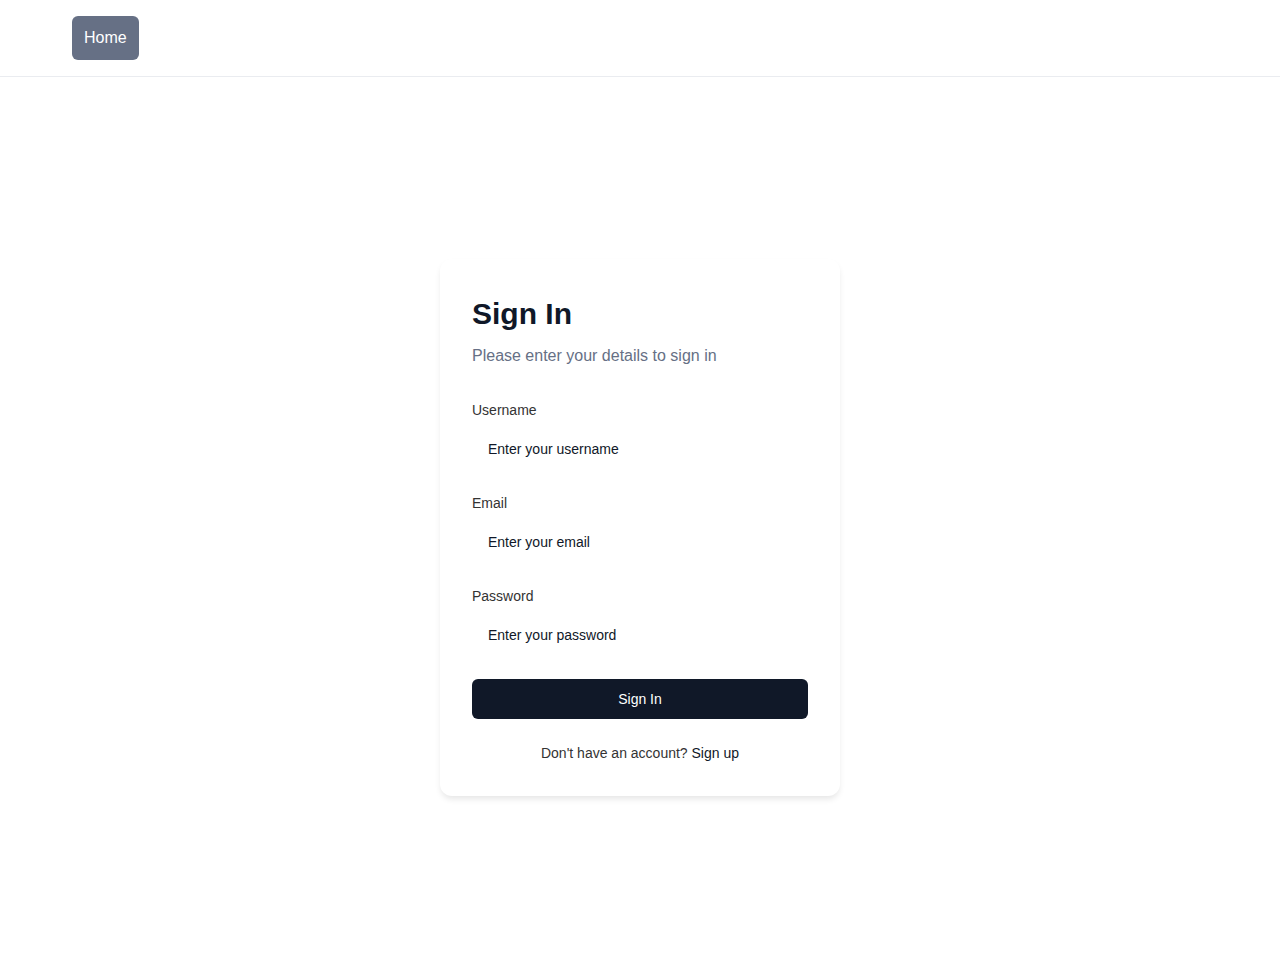
<file: form.html>
<!DOCTYPE html>
<html lang="en">

<head>
    <meta charset="UTF-8">
    <meta name="viewport" content="width=device-width, initial-scale=1.0">
    <title>Sign In</title>
    <link rel="stylesheet" href="css/style.css">
    <link rel="stylesheet" href="css/form.css">

</head>

<body>
    <header>
        <nav class="navbar">
            <div class="nav-links">
                <a href="index.html" class="home-link">Home</a>
            </div>


            <!-- Mobile menu button -->
            <button class="mobile-menu-btn">
                <svg width="24" height="24" viewBox="0 0 24 24" fill="none" xmlns="http://www.w3.org/2000/svg">
                    <path d="M3 12H21M3 6H21M3 18H21" stroke="#667085" stroke-width="2" stroke-linecap="round" />
                </svg>
            </button>
        </nav>
    </header>


    <main class="container">
        <div class="form-container">
            <h1 class="form-title">Sign In</h1>
            <p class="form-description">Please enter your details to sign in</p>

            <form class="sign-in-form" action="dashboard.html" method="POST">
                <div class="form-group">
                    <label for="username">Username</label>
                    <input type="text" id="username" name="username" placeholder="Enter your username">
                </div>

                <div class="form-group">
                    <label for="email">Email</label>
                    <input type="email" id="email" name="email" placeholder="Enter your email">
                </div>

                <div class="form-group">
                    <label for="password">Password</label>
                    <input type="password" id="password" name="password" placeholder="Enter your password">
                </div>

                <button type="submit" class="submit-btn" onclick="submitForm">Sign In</button>
            </form>

            <p class="sign-up-link">
                Don't have an account? <a href="/sign-up">Sign up</a>
            </p>
        </div>
    </main>
</body>



</html>
</file>
<file: css/style.css>
:root {
    --primary-color: #000000;
    --secondary-color: #6941C6;
    --text-color: #333333;
    --gray-100: #F9FAFB;
    --gray-200: #EAECF0;
    --gray-500: #667085;
    --gray-900: #101828;
}

* {
    margin: 0;
    padding: 0;
    box-sizing: border-box;
}

body {
    font-family: -apple-system, BlinkMacSystemFont, 'Segoe UI', Roboto, sans-serif;
    line-height: 1.5;
    color: var(--text-color);
}

/* Header styles */
/* Add these new styles for the navbar and search bar */
/* Add or update these styles */
header {
    border-bottom: 1px solid var(--gray-200);
    padding: 1rem 2rem;
    position: sticky;
    top: 0;
    background: white;
    z-index: 1000;
}

.navbar {
    max-width: 1200px;
    margin: 0 auto;
    display: flex;
    justify-content: space-between;
    align-items: center;
    gap: 2rem;
}


.search-bar {
    position: relative;
    width: 100%;
    max-width: 400px;
    /* This will move the search bar to the left */

}

.search-bar input {
    width: 100%;
    padding: 0.75rem 1rem 0.75rem 2.5rem;
    border: 1px solid var(--gray-200);
    border-radius: 8px;
    font-size: 0.875rem;
    color: var(--gray-900);
}

.search-bar input:focus {
    outline: none;
    border-color: var(--secondary-color);
    box-shadow: 0 0 0 4px rgba(105, 65, 198, 0.1);
}

.search-icon {
    position: absolute;
    left: 0.75rem;
    top: 50%;
    transform: translateY(-50%);
    pointer-events: none;
}

.nav-links {
    display: flex;
    gap: 2rem;
    align-items: center;
    margin-left: 2rem;
}

.nav-links a {
    text-decoration: none;
    color: var(--gray-500);
    font-weight: 500;
}

.nav-links a:hover {
    color: var(--gray-900);
}

.nav-links .home-link {
    background-color: var(--gray-500);
    border-radius: 6px;
    padding: 10px 12px;
    color: white;
    /* Adding this to ensure text is visible on darker background */

}

.mobile-menu-btn {
    display: none;
    background: none;
    border: none;
    padding: 0.5rem;
    cursor: pointer;
}

.mobile-search {
    display: none;
    padding: 1rem 0;
}



/* Add some basic CSS variables if not already defined */
:root {
    --gray-200: #EAECF0;
    --gray-500: #667085;
    --gray-900: #101828;
    --secondary-color: #6941C6;
}


/* Main content styles */
main {
    max-width: 1200px;
    margin: 0 auto;
    padding: 2rem;
}

/* Add these styles to maintain consistent link color */
a[href="article.html"] {
    text-decoration: none;
    color: inherit;
    /* This will keep the default text color */
}

a[href="article.html"]:visited {
    color: inherit;
    /* This ensures visited links keep the same color */
}

a[href="article.html"]:hover {
    color: inherit;
    /* This ensures hover state keeps the same color */
}

.page-title {
    font-size: 4rem;
    font-weight: 700;
    margin: 2rem 0;
    padding-bottom: 1rem;
    border-bottom: 1px solid var(--gray-200);
}

/* Featured posts section */
.featured-grid {
    display: grid;
    grid-template-columns: 1fr;
    gap: 2rem;
    margin: 2rem 0;
}

.featured-post {
    border: 1px solid var(--gray-200);
    border-radius: 8px;
    overflow: hidden;
}

.featured-post img {
    width: 100%;
    height: auto;
}




.post-meta {
    font-size: 0.875rem;
    color: var(--gray-500);
    margin-bottom: 0.5rem;
}

.tags {
    display: flex;
    gap: 0.5rem;
    margin-top: 1rem;
}

.tag {
    padding: 0.25rem 0.75rem;
    background-color: var(--gray-100);
    border-radius: 16px;
    font-size: 0.875rem;
}


/* recent posts section */
.posts-section {
    margin: 4rem 0;
}

.posts-layout {
    display: grid;
    grid-template-columns: 1.5fr 1fr;
    gap: 2rem;
    margin: 2rem 0;
}

.main-post {
    /*border: 1px solid var(--gray-200);*/
    border-radius: 8px;
    overflow: hidden;
}

.main-post img {
    width: 100%;
    height: auto;
    object-fit: cover;
}

.side-posts {
    display: flex;
    flex-direction: column;
    gap: 2rem;
}

.side-post {
    /*border: 1px solid var(--gray-200);*/
    border-radius: 8px;
    overflow: hidden;
}

.side-post img {
    width: 100%;
    height: 200px;
    object-fit: cover;
}



/* Posts grid */
.posts-grid {
    display: grid;
    grid-template-columns: repeat(auto-fill, minmax(300px, 1fr));
    gap: 2rem;
    margin: 2rem 0;
}

.post-card {
    /*border: 1px solid var(--gray-200);*/
    border-radius: 8px;
    overflow: hidden;
}

.post-card img {
    width: 100%;
    height: 200px;
    object-fit: cover;
}

/* Pagination */
.pagination {
    display: flex;
    justify-content: center;
    margin: 4rem 0;
}

.page-numbers {
    display: flex;
    gap: 0.25rem;
    align-items: center;
}

.page-numbers a,
.page-numbers span {
    display: flex;
    align-items: center;
    justify-content: center;
    min-width: 2rem;
    height: 2rem;
    padding: 0 0.5rem;
    font-size: 0.875rem;
    color: #667085;
    border-radius: 0.5rem;
    text-decoration: none;
}

.page-numbers a:hover {
    background-color: #F8FAFC;
    color: #0F172A;
}

.page-numbers .current {
    background-color: #F8FAFC;
    color: #0F172A;
    font-weight: 500;
}

.page-numbers .dots {
    color: #667085;
}



.pagination button {
    background: none;
    border: none;
    cursor: pointer;
    color: var(--gray-500);
}

/* Footer */
footer {
    border-top: 1px solid var(--gray-200);
    padding: 2rem;
    margin-top: 4rem;
}

.footer-content {
    max-width: 1200px;
    margin: 0 auto;
    display: flex;
    justify-content: space-between;
    align-items: center;
}

.social-links {
    display: flex;
    gap: 1rem;
}

.social-links a {
    text-decoration: none;
    color: var(--gray-500);
}

/* Responsive design */
@media (max-width: 768px) {
    .page-title {
        font-size: 2.5rem;
    }

    .desktop-search {
        display: none;
    }

    .mobile-search {
        display: block;
        padding: 1rem 0;
        border-top: 1px solid var(--gray-200);
    }

    .mobile-menu-btn {
        display: block;
    }

    .nav-links {
        margin-left: 0rem;
        display: none;
    }

    /* Optional: Show nav-links when mobile menu is active */
    .nav-links.active {
        display: flex;
        position: absolute;
        top: 100%;
        left: 0;
        right: 0;
        flex-direction: column;
        background: white;
        padding: 1rem;
        border-top: 1px solid var(--gray-200);
        box-shadow: 0 4px 6px -1px rgba(0, 0, 0, 0.1);
    }


    .posts-layout {
        grid-template-columns: 1fr;
    }

    .side-posts {
        gap: 1rem;
    }

    .posts-grid {
        grid-template-columns: 1fr;
    }

    .footer-content {
        flex-direction: column;
        gap: 1rem;
        text-align: center;
    }
}


/* Add a mobile search bar that appears at the top of the main content */
@media (max-width: 968px) {
    main {
        padding-top: 1rem;
    }

    .mobile-search {
        display: block;
        margin-bottom: 2rem;
    }

    .mobile-search .search-bar {
        max-width: 100%;
    }


}
</file>
<file: css/form.css>
/* Add these styles to your existing style.css */
.container {
    min-height: 100vh;
    display: flex;
    justify-content: center;
    align-items: center;
    padding: 2rem;
}

.form-container {
    background-color: white;
    padding: 2rem;
    border-radius: 12px;
    box-shadow: 0 4px 6px -1px rgb(0 0 0 / 0.1);
    width: 100%;
    max-width: 400px;
}

.form-title {
    font-size: 1.875rem;
    font-weight: 600;
    color: var(--gray-900);
    margin-bottom: 0.5rem;
}

.form-description {
    color: var(--gray-500);
    margin-bottom: 2rem;
}

.form-group {
    margin-bottom: 1.5rem;
}

.form-group label {
    display: block;
    font-size: 0.875rem;
    font-weight: 500;
    color: var(--gray-700);
    margin-bottom: 0.5rem;
}

.form-group input {
    width: 100%;
    padding: 0.75rem 1rem;
    border: 1px solid var(--gray-300);
    border-radius: 6px;
    font-size: 0.875rem;
    color: var(--gray-900);
    transition: border-color 0.15s ease;
}

.form-group input:focus {
    outline: none;
    border-color: var(--gray-500);
    box-shadow: 0 0 0 3px rgba(99, 102, 241, 0.1);
}

.form-group input::placeholder {
    color: var(--gray-400);
}

.submit-btn {
    width: 100%;
    padding: 0.75rem 1.5rem;
    background-color: var(--gray-900);
    color: white;
    border: none;
    border-radius: 6px;
    font-size: 0.875rem;
    font-weight: 500;
    cursor: pointer;
    transition: background-color 0.15s ease;
}

.submit-btn:hover {
    background-color: var(--gray-500);
}

.sign-up-link {
    text-align: center;
    margin-top: 1.5rem;
    font-size: 0.875rem;
    color: var(--gray-600);
}

.sign-up-link a {
    color: var(--gray-900);
    font-weight: 500;
    text-decoration: none;
}

.sign-up-link a:hover {
    text-decoration: underline;
}
</file>
